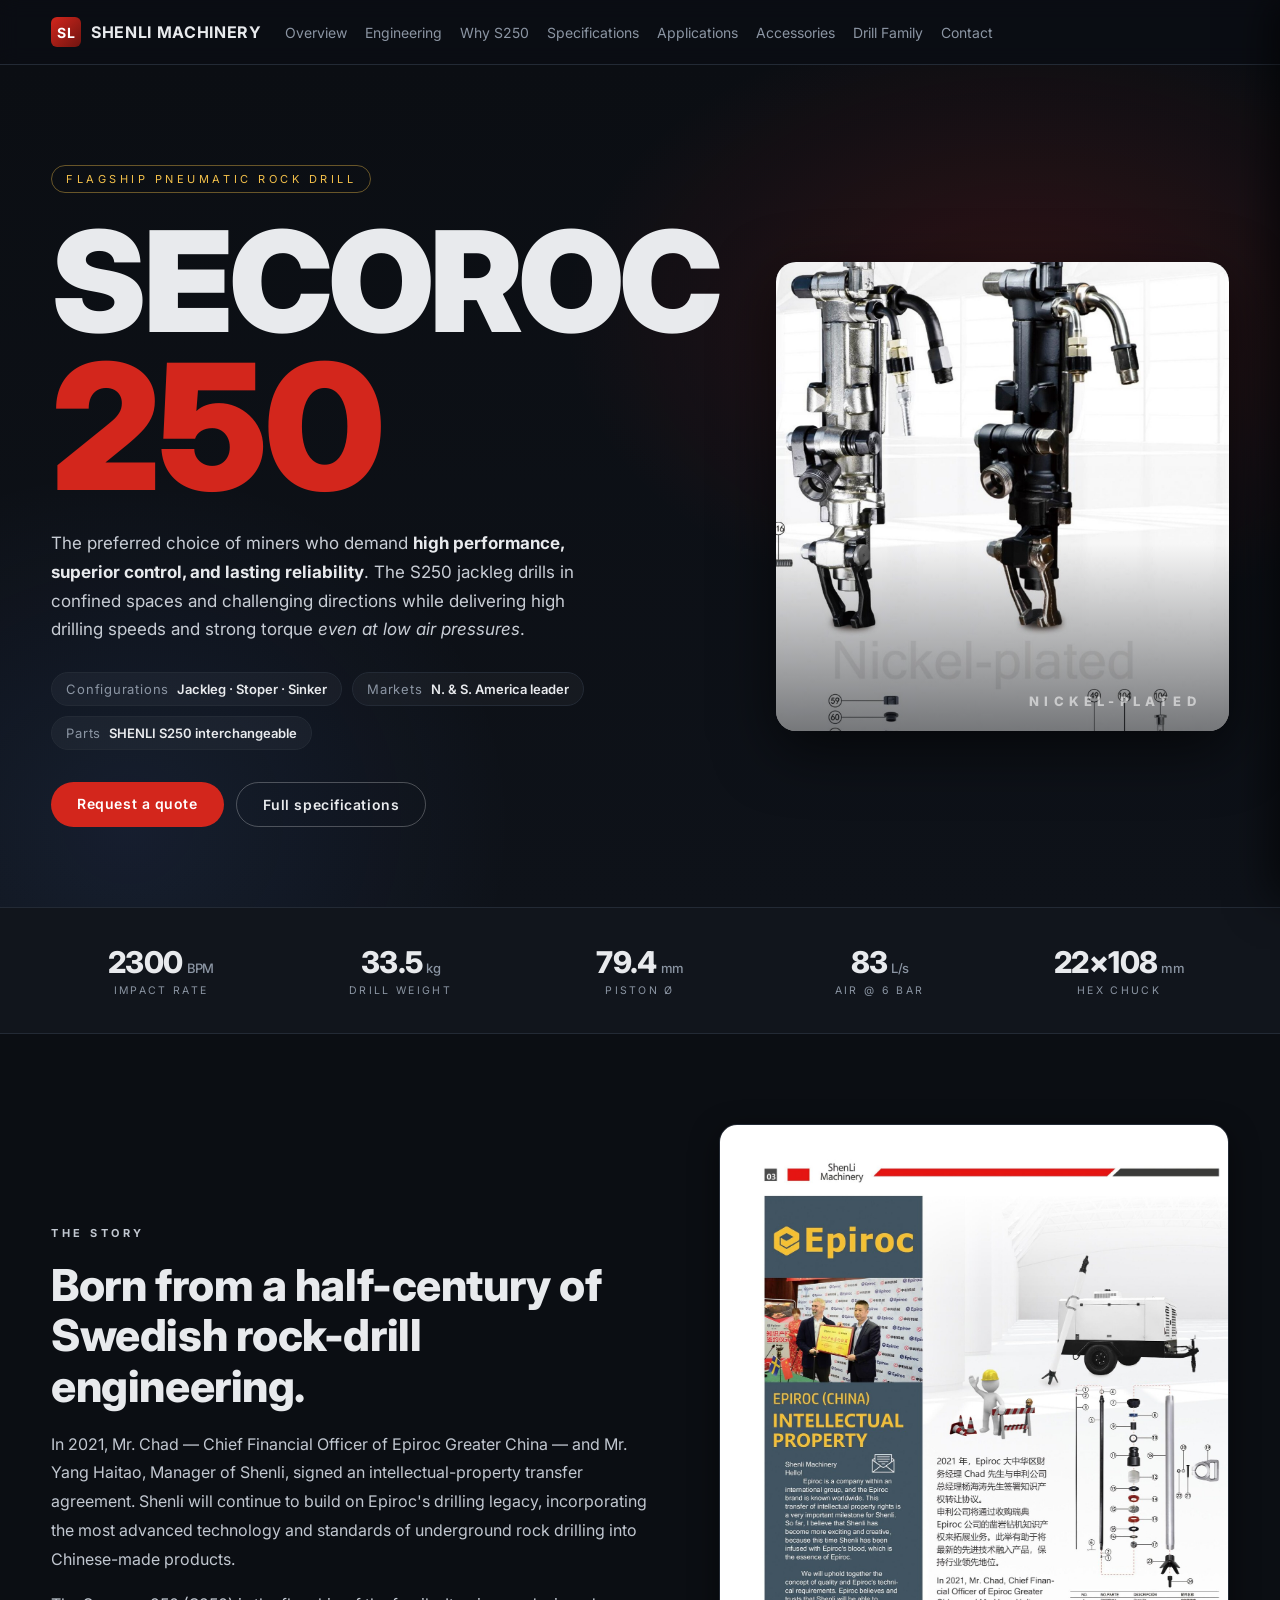
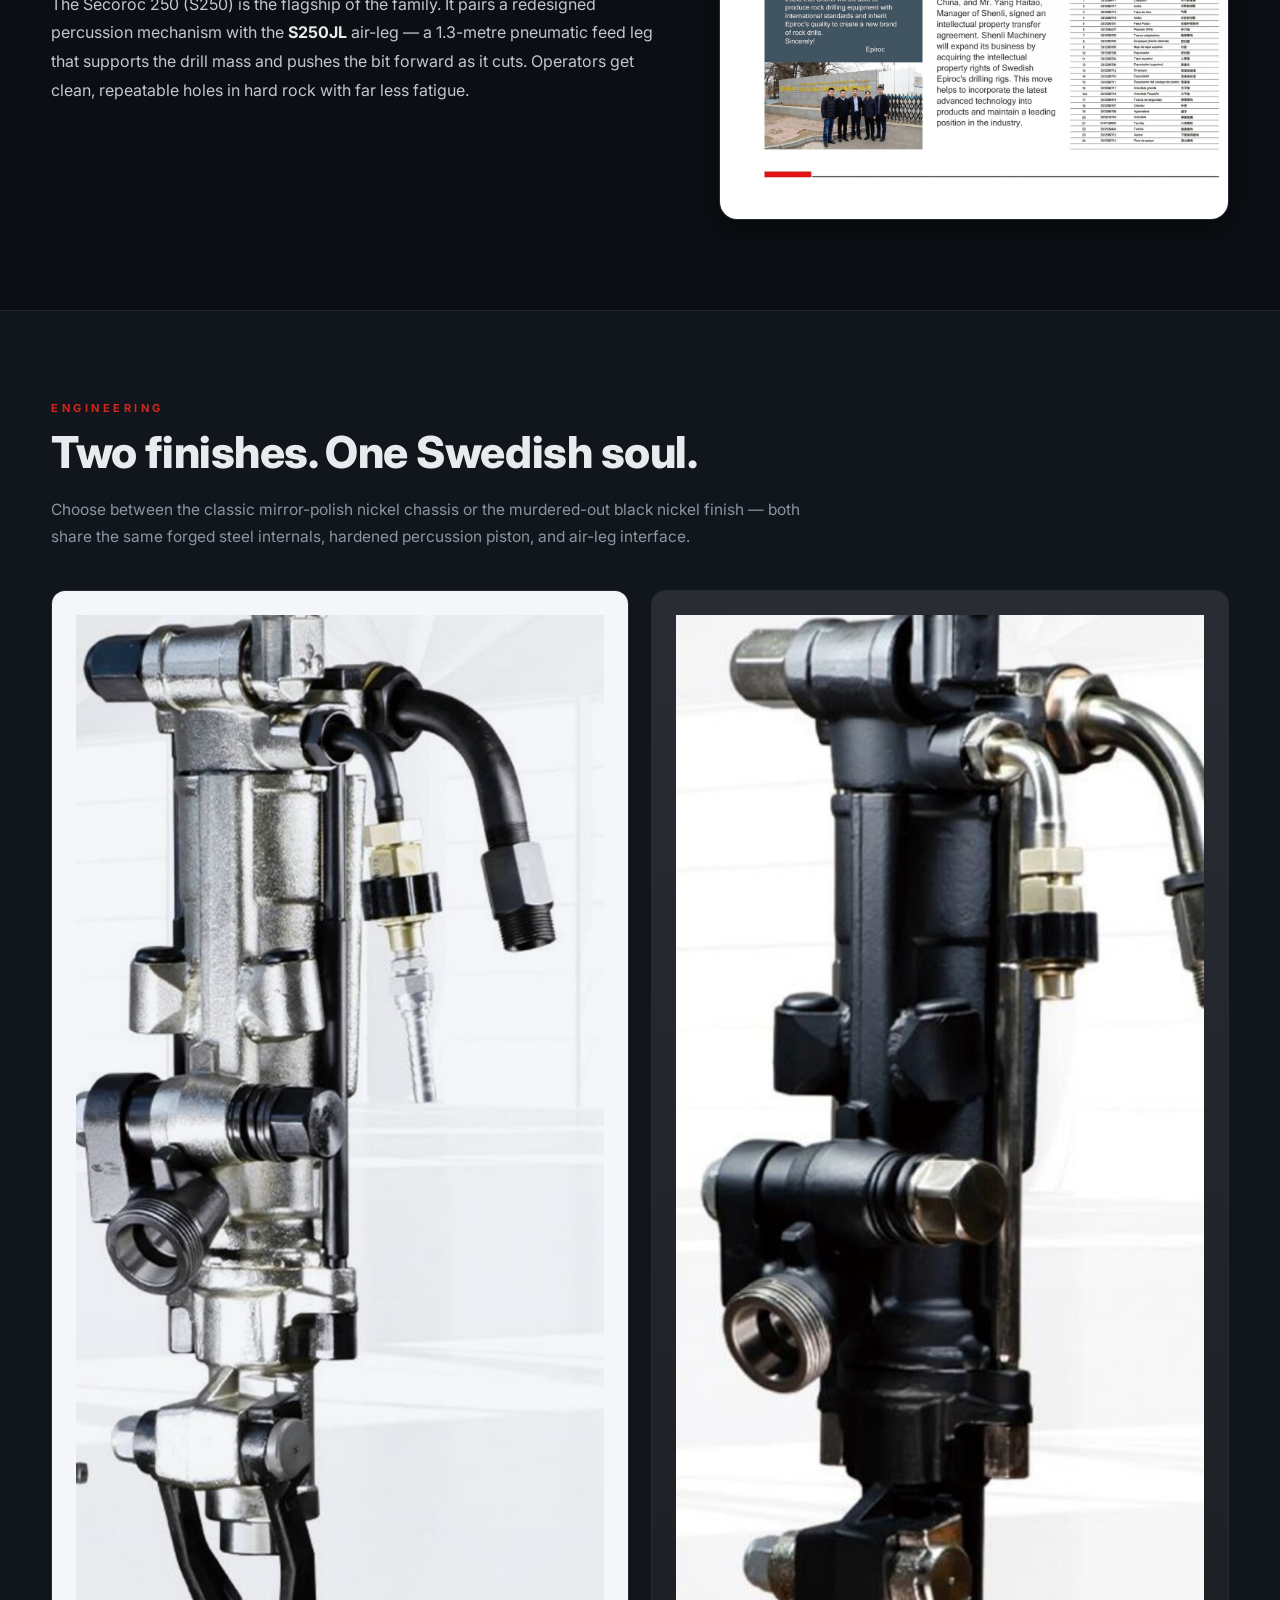
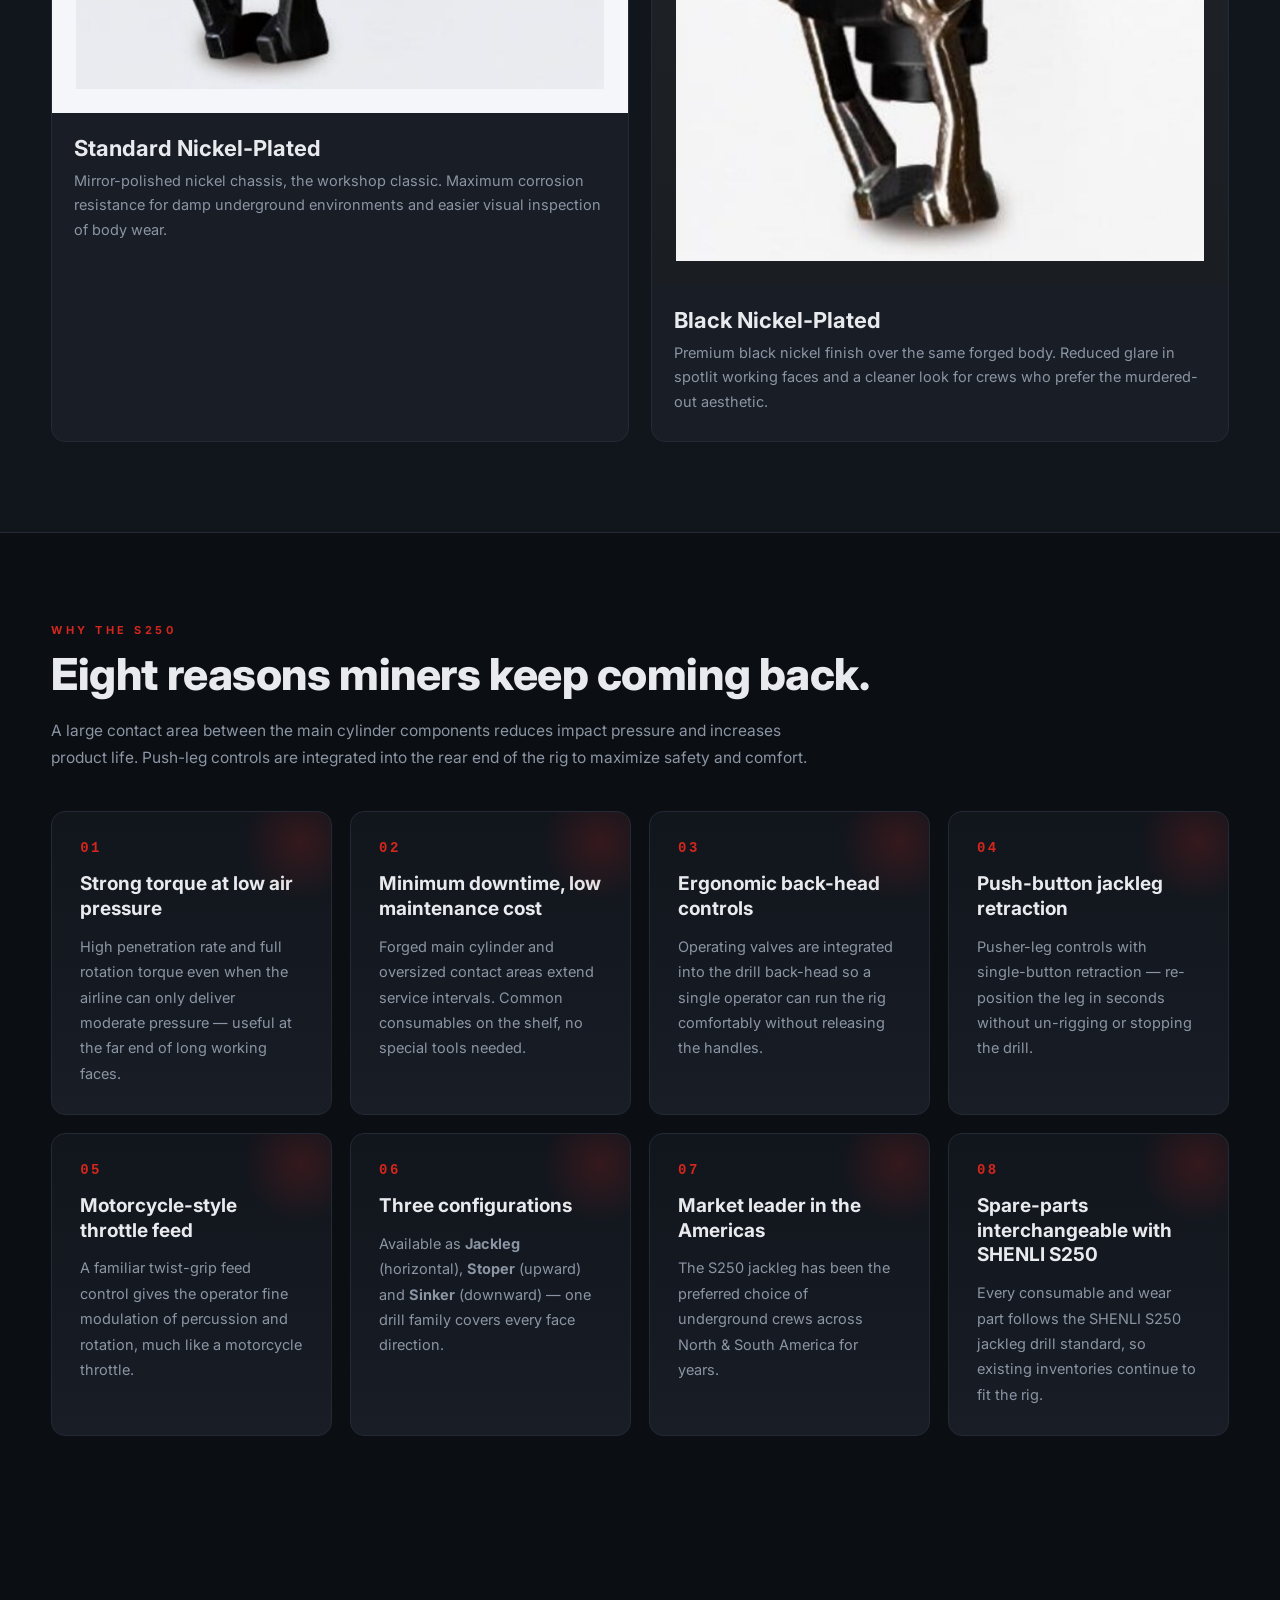
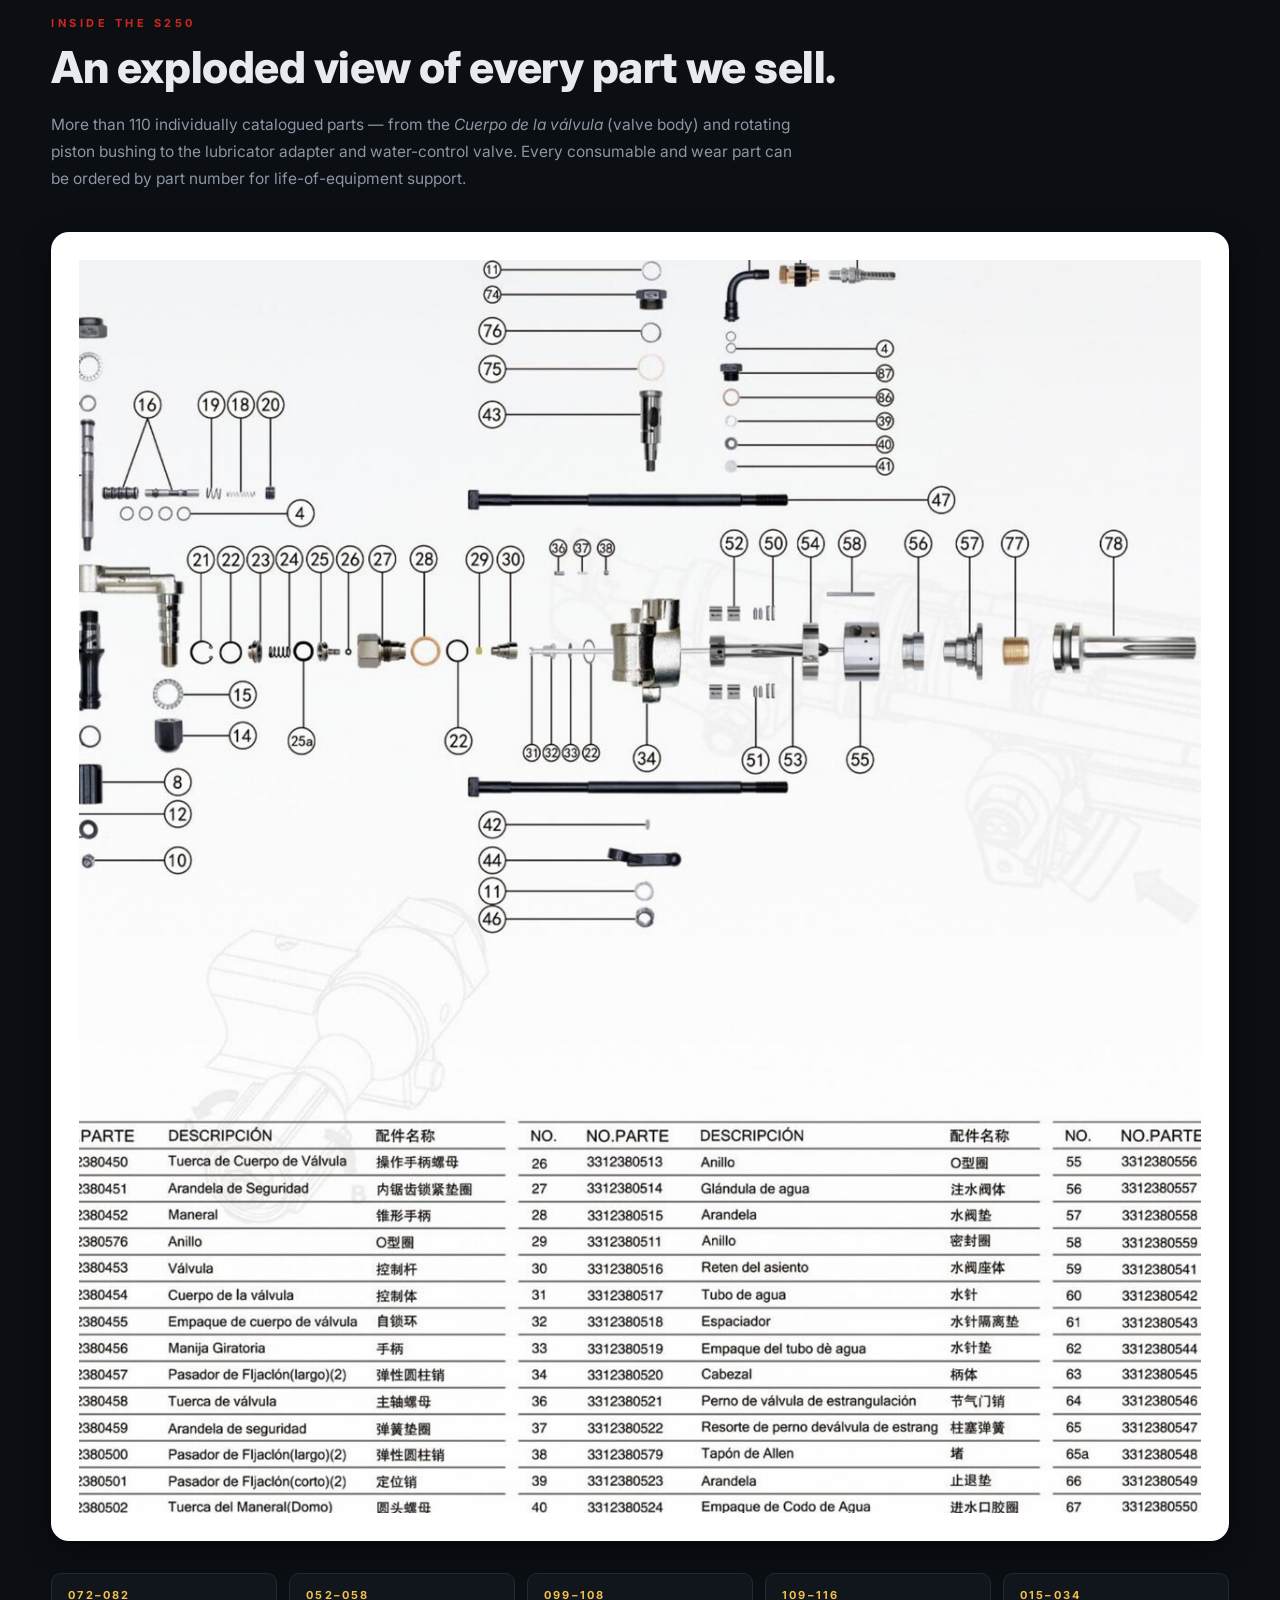
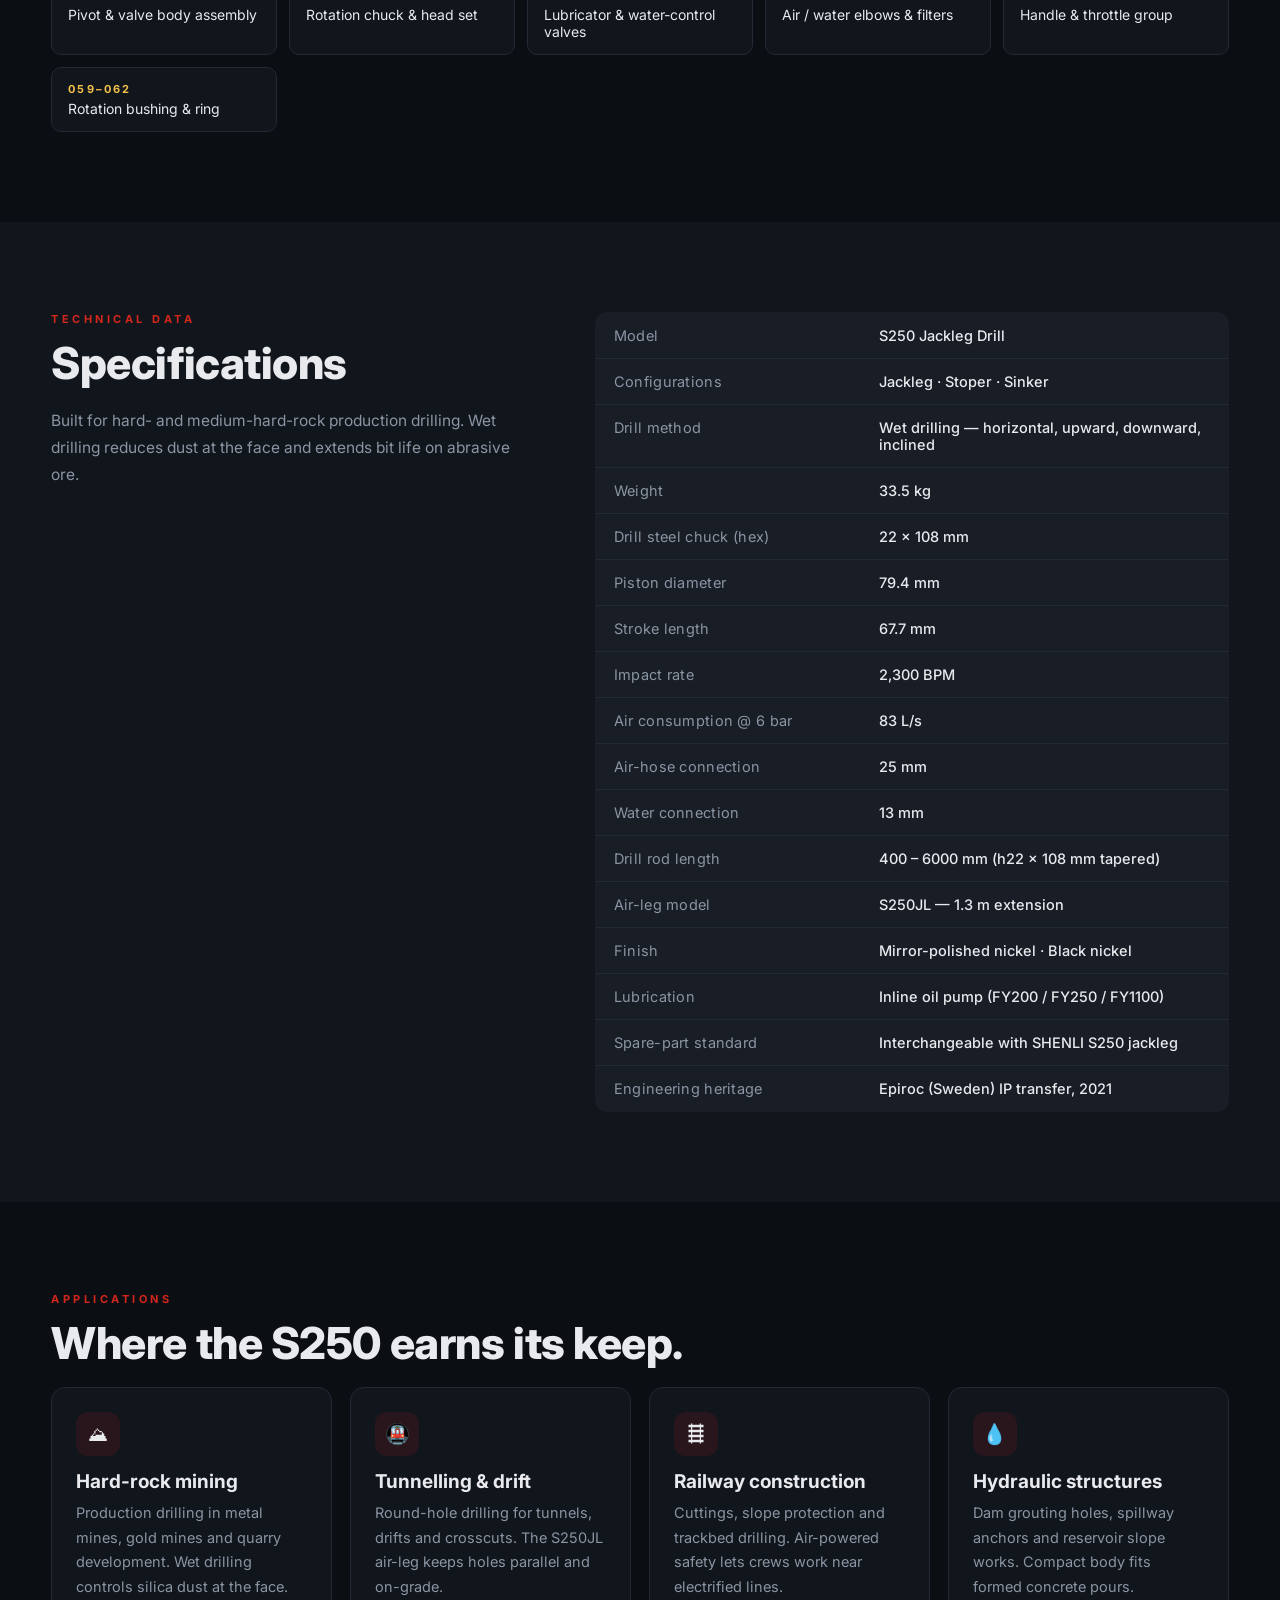
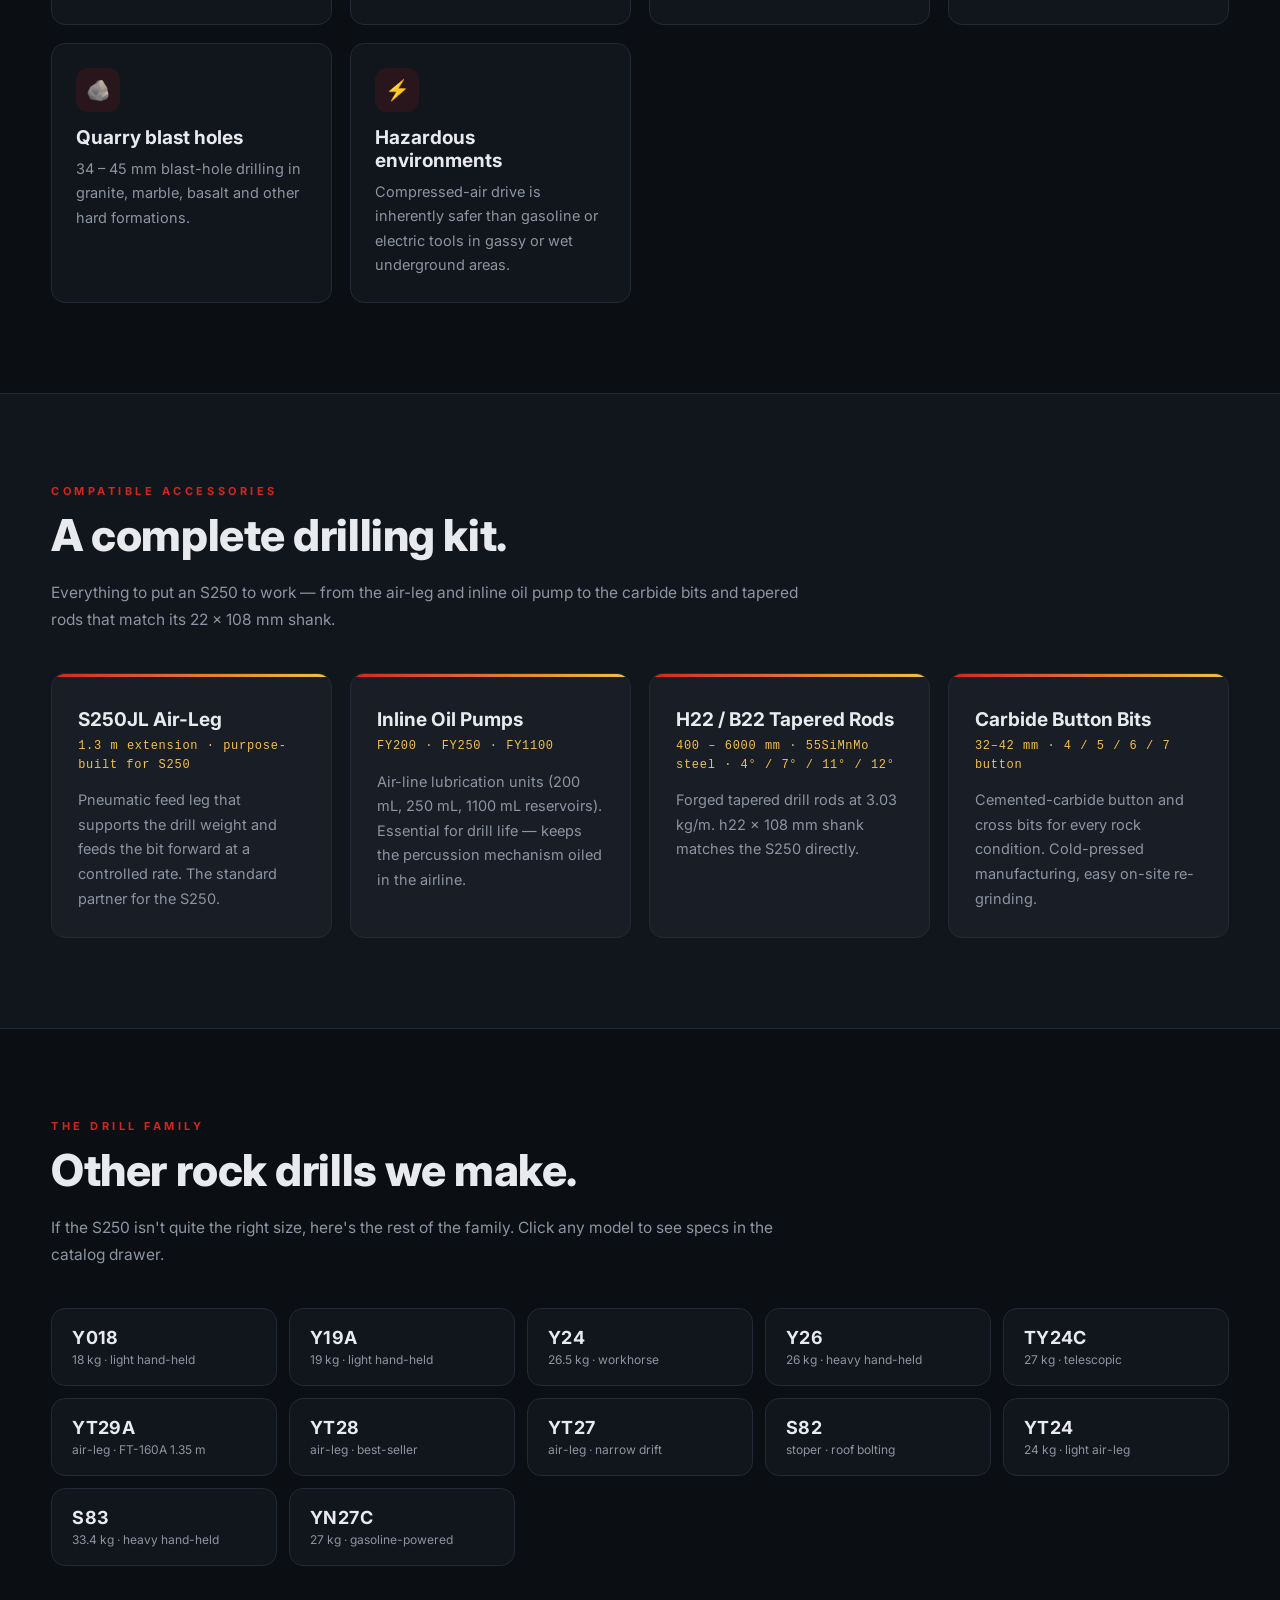
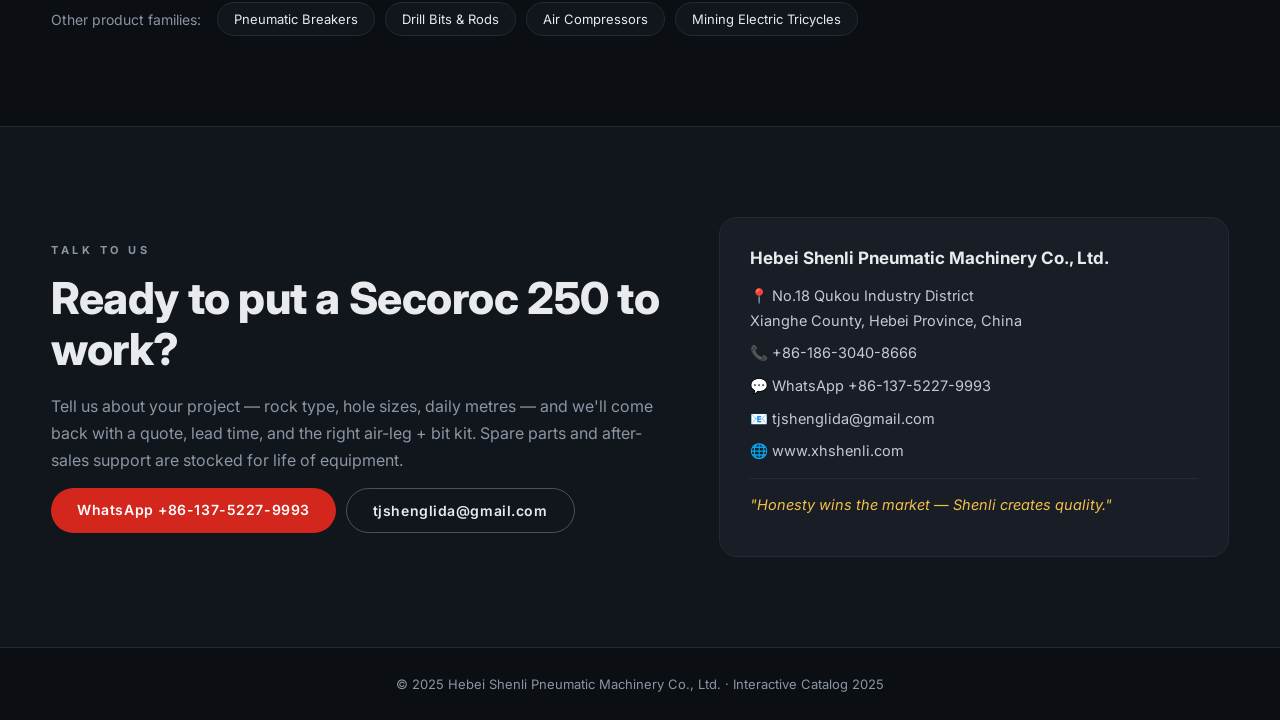
<file: index.html>
<!DOCTYPE html>
<html lang="en">
<head>
  <meta charset="utf-8" />
  <meta name="viewport" content="width=device-width,initial-scale=1" />
  <title>S250 Pneumatic Rock Drill — Hebei Shenli Mining Machinery</title>
  <meta name="description" content="Secoroc 250 (S250) — flagship pneumatic rock drill engineered with Epiroc Sweden technology. Air-leg drilling for mining, railway, tunnelling and hydraulic construction." />
  <link rel="preconnect" href="https://fonts.googleapis.com">
  <link rel="preconnect" href="https://fonts.gstatic.com" crossorigin>
  <link href="https://fonts.googleapis.com/css2?family=Inter:wght@400;500;600;700;800;900&display=swap" rel="stylesheet">
  <link rel="stylesheet" href="styles.css" />
</head>
<body>

  <!-- Top nav -->
  <header class="nav">
    <div class="container nav-inner">
      <div class="brand"><span class="logo">SL</span> SHENLI MACHINERY</div>
      <nav class="nav-links">
        <a href="#overview">Overview</a>
        <a href="#engineering">Engineering</a>
        <a href="#advantages">Why S250</a>
        <a href="#specs">Specifications</a>
        <a href="#applications">Applications</a>
        <a href="#accessories">Accessories</a>
        <a href="#family">Drill Family</a>
        <a href="#contact">Contact</a>
      </nav>
    </div>
  </header>

  <!-- Hero -->
  <section class="s-hero">
    <div class="s-hero-bg" aria-hidden="true"></div>
    <div class="container s-hero-grid">
      <div class="s-hero-text">
        <span class="hero-tag">Flagship Pneumatic Rock Drill</span>
        <h1>SECOROC<br/><span class="accent">250</span></h1>
        <p class="lede">The preferred choice of miners who demand <strong>high performance, superior control, and lasting reliability</strong>. The S250 jackleg drills in confined spaces and challenging directions while delivering high drilling speeds and strong torque <em>even at low air pressures</em>.</p>
        <div class="hero-meta">
          <div class="meta-pill"><span class="k">Configurations</span><span class="v">Jackleg · Stoper · Sinker</span></div>
          <div class="meta-pill"><span class="k">Markets</span><span class="v">N. &amp; S. America leader</span></div>
          <div class="meta-pill"><span class="k">Parts</span><span class="v">SHENLI S250 interchangeable</span></div>
        </div>
        <div class="hero-cta">
          <a class="btn btn-primary" href="#contact">Request a quote</a>
          <a class="btn btn-ghost" href="#specs">Full specifications</a>
        </div>
      </div>
      <div class="s-hero-photo">
        <img src="images/s250-hero.jpg" alt="S250 Secoroc 250 pneumatic rock drill — standard and nickel-plated finishes" />
        <div class="hero-watermark">NICKEL-PLATED</div>
      </div>
    </div>
  </section>

  <!-- Quick stats / overview band -->
  <section class="overview" id="overview">
    <div class="container overview-grid">
      <div class="overview-stat reveal"><div class="v">2300<span>BPM</span></div><div class="k">Impact Rate</div></div>
      <div class="overview-stat reveal"><div class="v">33.5<span>kg</span></div><div class="k">Drill Weight</div></div>
      <div class="overview-stat reveal"><div class="v">79.4<span>mm</span></div><div class="k">Piston Ø</div></div>
      <div class="overview-stat reveal"><div class="v">83<span>L/s</span></div><div class="k">Air @ 6 bar</div></div>
      <div class="overview-stat reveal"><div class="v">22×108<span>mm</span></div><div class="k">Hex Chuck</div></div>
    </div>
  </section>

  <!-- Story -->
  <section class="story">
    <div class="container story-grid">
      <div class="reveal">
        <p class="section-eyebrow">The story</p>
        <h2 class="section-title">Born from a half-century of Swedish rock-drill engineering.</h2>
        <p>In 2021, Mr. Chad — Chief Financial Officer of Epiroc Greater China — and Mr. Yang Haitao, Manager of Shenli, signed an intellectual-property transfer agreement. Shenli will continue to build on Epiroc's drilling legacy, incorporating the most advanced technology and standards of underground rock drilling into Chinese-made products.</p>
        <p>The Secoroc 250 (S250) is the flagship of the family. It pairs a redesigned percussion mechanism with the <strong>S250JL</strong> air-leg — a 1.3-metre pneumatic feed leg that supports the drill mass and pushes the bit forward as it cuts. Operators get clean, repeatable holes in hard rock with far less fatigue.</p>
      </div>
      <div class="story-photo reveal" aria-hidden="true">
        <img src="images/s250-epiroc.jpg" alt="Epiroc · Shenli IP transfer agreement (2021)" />
      </div>
    </div>
  </section>

  <!-- Engineering / Two finishes -->
  <section class="engineering" id="engineering">
    <div class="container">
      <p class="section-eyebrow">Engineering</p>
      <h2 class="section-title">Two finishes. One Swedish soul.</h2>
      <p class="section-lede">Choose between the classic mirror-polish nickel chassis or the murdered-out black nickel finish — both share the same forged steel internals, hardened percussion piston, and air-leg interface.</p>
      <div class="finishes">
        <article class="finish-card reveal">
          <div class="finish-photo"><img src="images/s250-standard.jpg" alt="S250 standard nickel-plated finish" /></div>
          <h3>Standard Nickel-Plated</h3>
          <p>Mirror-polished nickel chassis, the workshop classic. Maximum corrosion resistance for damp underground environments and easier visual inspection of body wear.</p>
        </article>
        <article class="finish-card reveal">
          <div class="finish-photo dark"><img src="images/s250-nickel.jpg" alt="S250 black nickel-plated finish" /></div>
          <h3>Black Nickel-Plated</h3>
          <p>Premium black nickel finish over the same forged body. Reduced glare in spotlit working faces and a cleaner look for crews who prefer the murdered-out aesthetic.</p>
        </article>
      </div>
    </div>
  </section>

  <!-- Why S250 / Advantages -->
  <section class="advantages" id="advantages">
    <div class="container">
      <p class="section-eyebrow">Why the S250</p>
      <h2 class="section-title">Eight reasons miners keep coming back.</h2>
      <p class="section-lede">A large contact area between the main cylinder components reduces impact pressure and increases product life. Push-leg controls are integrated into the rear end of the rig to maximize safety and comfort.</p>
      <div class="adv-grid">
        <article class="adv-card reveal">
          <div class="adv-num">01</div>
          <h3>Strong torque at low air pressure</h3>
          <p>High penetration rate and full rotation torque even when the airline can only deliver moderate pressure — useful at the far end of long working faces.</p>
        </article>
        <article class="adv-card reveal">
          <div class="adv-num">02</div>
          <h3>Minimum downtime, low maintenance cost</h3>
          <p>Forged main cylinder and oversized contact areas extend service intervals. Common consumables on the shelf, no special tools needed.</p>
        </article>
        <article class="adv-card reveal">
          <div class="adv-num">03</div>
          <h3>Ergonomic back-head controls</h3>
          <p>Operating valves are integrated into the drill back-head so a single operator can run the rig comfortably without releasing the handles.</p>
        </article>
        <article class="adv-card reveal">
          <div class="adv-num">04</div>
          <h3>Push-button jackleg retraction</h3>
          <p>Pusher-leg controls with single-button retraction — re-position the leg in seconds without un-rigging or stopping the drill.</p>
        </article>
        <article class="adv-card reveal">
          <div class="adv-num">05</div>
          <h3>Motorcycle-style throttle feed</h3>
          <p>A familiar twist-grip feed control gives the operator fine modulation of percussion and rotation, much like a motorcycle throttle.</p>
        </article>
        <article class="adv-card reveal">
          <div class="adv-num">06</div>
          <h3>Three configurations</h3>
          <p>Available as <strong>Jackleg</strong> (horizontal), <strong>Stoper</strong> (upward) and <strong>Sinker</strong> (downward) — one drill family covers every face direction.</p>
        </article>
        <article class="adv-card reveal">
          <div class="adv-num">07</div>
          <h3>Market leader in the Americas</h3>
          <p>The S250 jackleg has been the preferred choice of underground crews across North &amp; South America for years.</p>
        </article>
        <article class="adv-card reveal">
          <div class="adv-num">08</div>
          <h3>Spare-parts interchangeable with SHENLI S250</h3>
          <p>Every consumable and wear part follows the SHENLI S250 jackleg drill standard, so existing inventories continue to fit the rig.</p>
        </article>
      </div>
    </div>
  </section>

  <!-- Parts diagram -->
  <section class="diagram">
    <div class="container">
      <p class="section-eyebrow">Inside the S250</p>
      <h2 class="section-title">An exploded view of every part we sell.</h2>
      <p class="section-lede">More than 110 individually catalogued parts — from the <em>Cuerpo de la válvula</em> (valve body) and rotating piston bushing to the lubricator adapter and water-control valve. Every consumable and wear part can be ordered by part number for life-of-equipment support.</p>
      <div class="diagram-frame reveal">
        <img src="images/s250-parts.jpg" alt="S250 parts exploded diagram with numbered callouts" />
      </div>
      <div class="diagram-grid">
        <div class="dg-cell"><span class="dg-num">072–082</span><span class="dg-name">Pivot &amp; valve body assembly</span></div>
        <div class="dg-cell"><span class="dg-num">052–058</span><span class="dg-name">Rotation chuck &amp; head set</span></div>
        <div class="dg-cell"><span class="dg-num">099–108</span><span class="dg-name">Lubricator &amp; water-control valves</span></div>
        <div class="dg-cell"><span class="dg-num">109–116</span><span class="dg-name">Air / water elbows &amp; filters</span></div>
        <div class="dg-cell"><span class="dg-num">015–034</span><span class="dg-name">Handle &amp; throttle group</span></div>
        <div class="dg-cell"><span class="dg-num">059–062</span><span class="dg-name">Rotation bushing &amp; ring</span></div>
      </div>
    </div>
  </section>

  <!-- Specifications -->
  <section class="specs" id="specs">
    <div class="container specs-grid">
      <div class="reveal">
        <p class="section-eyebrow">Technical Data</p>
        <h2 class="section-title">Specifications</h2>
        <p class="section-lede">Built for hard- and medium-hard-rock production drilling. Wet drilling reduces dust at the face and extends bit life on abrasive ore.</p>
      </div>
      <div class="reveal">
        <table class="spec-table">
          <tbody>
            <tr><td>Model</td><td>S250 Jackleg Drill</td></tr>
            <tr><td>Configurations</td><td>Jackleg · Stoper · Sinker</td></tr>
            <tr><td>Drill method</td><td>Wet drilling — horizontal, upward, downward, inclined</td></tr>
            <tr><td>Weight</td><td>33.5 kg</td></tr>
            <tr><td>Drill steel chuck (hex)</td><td>22 × 108 mm</td></tr>
            <tr><td>Piston diameter</td><td>79.4 mm</td></tr>
            <tr><td>Stroke length</td><td>67.7 mm</td></tr>
            <tr><td>Impact rate</td><td>2,300 BPM</td></tr>
            <tr><td>Air consumption @ 6 bar</td><td>83 L/s</td></tr>
            <tr><td>Air-hose connection</td><td>25 mm</td></tr>
            <tr><td>Water connection</td><td>13 mm</td></tr>
            <tr><td>Drill rod length</td><td>400 – 6000 mm (h22 × 108 mm tapered)</td></tr>
            <tr><td>Air-leg model</td><td>S250JL — 1.3 m extension</td></tr>
            <tr><td>Finish</td><td>Mirror-polished nickel · Black nickel</td></tr>
            <tr><td>Lubrication</td><td>Inline oil pump (FY200 / FY250 / FY1100)</td></tr>
            <tr><td>Spare-part standard</td><td>Interchangeable with SHENLI S250 jackleg</td></tr>
            <tr><td>Engineering heritage</td><td>Epiroc (Sweden) IP transfer, 2021</td></tr>
          </tbody>
        </table>
      </div>
    </div>
  </section>

  <!-- Applications -->
  <section class="applications" id="applications">
    <div class="container">
      <p class="section-eyebrow">Applications</p>
      <h2 class="section-title">Where the S250 earns its keep.</h2>
      <div class="app-grid">
        <article class="app-card reveal">
          <div class="app-icon">⛰</div>
          <h3>Hard-rock mining</h3>
          <p>Production drilling in metal mines, gold mines and quarry development. Wet drilling controls silica dust at the face.</p>
        </article>
        <article class="app-card reveal">
          <div class="app-icon">🚇</div>
          <h3>Tunnelling &amp; drift</h3>
          <p>Round-hole drilling for tunnels, drifts and crosscuts. The S250JL air-leg keeps holes parallel and on-grade.</p>
        </article>
        <article class="app-card reveal">
          <div class="app-icon">🛤</div>
          <h3>Railway construction</h3>
          <p>Cuttings, slope protection and trackbed drilling. Air-powered safety lets crews work near electrified lines.</p>
        </article>
        <article class="app-card reveal">
          <div class="app-icon">💧</div>
          <h3>Hydraulic structures</h3>
          <p>Dam grouting holes, spillway anchors and reservoir slope works. Compact body fits formed concrete pours.</p>
        </article>
        <article class="app-card reveal">
          <div class="app-icon">🪨</div>
          <h3>Quarry blast holes</h3>
          <p>34 – 45 mm blast-hole drilling in granite, marble, basalt and other hard formations.</p>
        </article>
        <article class="app-card reveal">
          <div class="app-icon">⚡</div>
          <h3>Hazardous environments</h3>
          <p>Compressed-air drive is inherently safer than gasoline or electric tools in gassy or wet underground areas.</p>
        </article>
      </div>
    </div>
  </section>

  <!-- Accessories -->
  <section class="accessories" id="accessories">
    <div class="container">
      <p class="section-eyebrow">Compatible accessories</p>
      <h2 class="section-title">A complete drilling kit.</h2>
      <p class="section-lede">Everything to put an S250 to work — from the air-leg and inline oil pump to the carbide bits and tapered rods that match its 22 × 108 mm shank.</p>
      <div class="acc-grid">
        <article class="acc-card reveal">
          <h3>S250JL Air-Leg</h3>
          <div class="acc-spec">1.3 m extension · purpose-built for S250</div>
          <p>Pneumatic feed leg that supports the drill weight and feeds the bit forward at a controlled rate. The standard partner for the S250.</p>
        </article>
        <article class="acc-card reveal">
          <h3>Inline Oil Pumps</h3>
          <div class="acc-spec">FY200 · FY250 · FY1100</div>
          <p>Air-line lubrication units (200 mL, 250 mL, 1100 mL reservoirs). Essential for drill life — keeps the percussion mechanism oiled in the airline.</p>
        </article>
        <article class="acc-card reveal">
          <h3>H22 / B22 Tapered Rods</h3>
          <div class="acc-spec">400 – 6000 mm · 55SiMnMo steel · 4° / 7° / 11° / 12°</div>
          <p>Forged tapered drill rods at 3.03 kg/m. h22 × 108 mm shank matches the S250 directly.</p>
        </article>
        <article class="acc-card reveal">
          <h3>Carbide Button Bits</h3>
          <div class="acc-spec">32–42 mm · 4 / 5 / 6 / 7 button</div>
          <p>Cemented-carbide button and cross bits for every rock condition. Cold-pressed manufacturing, easy on-site re-grinding.</p>
        </article>
      </div>
    </div>
  </section>

  <!-- Drill family -->
  <section class="family" id="family">
    <div class="container">
      <p class="section-eyebrow">The drill family</p>
      <h2 class="section-title">Other rock drills we make.</h2>
      <p class="section-lede">If the S250 isn't quite the right size, here's the rest of the family. Click any model to see specs in the catalog drawer.</p>
      <div class="family-grid">
        <button class="fm-card" data-product="y018"><span class="fm-name">Y018</span><span class="fm-tag">18 kg · light hand-held</span></button>
        <button class="fm-card" data-product="y19a"><span class="fm-name">Y19A</span><span class="fm-tag">19 kg · light hand-held</span></button>
        <button class="fm-card" data-product="y24"><span class="fm-name">Y24</span><span class="fm-tag">26.5 kg · workhorse</span></button>
        <button class="fm-card" data-product="y26"><span class="fm-name">Y26</span><span class="fm-tag">26 kg · heavy hand-held</span></button>
        <button class="fm-card" data-product="ty24c"><span class="fm-name">TY24C</span><span class="fm-tag">27 kg · telescopic</span></button>
        <button class="fm-card" data-product="yt29a"><span class="fm-name">YT29A</span><span class="fm-tag">air-leg · FT-160A 1.35 m</span></button>
        <button class="fm-card" data-product="yt28"><span class="fm-name">YT28</span><span class="fm-tag">air-leg · best-seller</span></button>
        <button class="fm-card" data-product="yt27"><span class="fm-name">YT27</span><span class="fm-tag">air-leg · narrow drift</span></button>
        <button class="fm-card" data-product="s82"><span class="fm-name">S82</span><span class="fm-tag">stoper · roof bolting</span></button>
        <button class="fm-card" data-product="yt24"><span class="fm-name">YT24</span><span class="fm-tag">24 kg · light air-leg</span></button>
        <button class="fm-card" data-product="s83"><span class="fm-name">S83</span><span class="fm-tag">33.4 kg · heavy hand-held</span></button>
        <button class="fm-card" data-product="yn27c"><span class="fm-name">YN27C</span><span class="fm-tag">27 kg · gasoline-powered</span></button>
      </div>
      <div class="family-cats">
        <p>Other product families:</p>
        <a href="#" class="cat-pill" data-cat="airpick">Pneumatic Breakers</a>
        <a href="#" class="cat-pill" data-cat="drillbit">Drill Bits &amp; Rods</a>
        <a href="#" class="cat-pill" data-cat="compressor">Air Compressors</a>
        <a href="#" class="cat-pill" data-cat="tricycle">Mining Electric Tricycles</a>
      </div>
    </div>
  </section>

  <!-- Drawer (category level) -->
  <div class="drawer-backdrop" id="drawer-backdrop"></div>
  <aside class="drawer" id="drawer" aria-hidden="true">
    <header class="drawer-header">
      <div>
        <div class="eyebrow" id="drawer-eyebrow"></div>
        <h2 id="drawer-title"></h2>
      </div>
      <button class="close" id="drawer-close" aria-label="Close">×</button>
    </header>
    <div class="drawer-hero" id="drawer-hero"></div>
    <p class="drawer-summary" id="drawer-summary"></p>
    <div class="drawer-body">
      <div class="product-list" id="product-list"></div>
    </div>
  </aside>

  <!-- Modal (product level) -->
  <div class="modal-backdrop" id="modal-backdrop"></div>
  <div class="modal" id="modal" aria-hidden="true">
    <article class="modal-card">
      <button class="modal-close" id="modal-close" aria-label="Close">×</button>
      <div class="modal-photo" id="modal-photo"></div>
      <div class="modal-body">
        <div class="eyebrow" id="modal-eyebrow"></div>
        <h2 id="modal-title"></h2>
        <p class="sub" id="modal-sub"></p>
        <p id="modal-desc"></p>
        <div id="modal-highlights-wrap"></div>
        <h3>Specifications</h3>
        <table class="spec-table"><tbody id="modal-specs"></tbody></table>
      </div>
    </article>
  </div>

  <!-- Contact -->
  <section class="contact" id="contact">
    <div class="container contact-grid">
      <div class="reveal">
        <p class="section-eyebrow">Talk to us</p>
        <h2 class="section-title">Ready to put a Secoroc 250 to work?</h2>
        <p>Tell us about your project — rock type, hole sizes, daily metres — and we'll come back with a quote, lead time, and the right air-leg + bit kit. Spare parts and after-sales support are stocked for life of equipment.</p>
        <div class="contact-pills">
          <a class="btn btn-primary" href="https://wa.me/8613752279993">WhatsApp +86-137-5227-9993</a>
          <a class="btn btn-ghost" href="mailto:tjshenglida@gmail.com">tjshenglida@gmail.com</a>
        </div>
      </div>
      <div class="contact-card reveal">
        <h4>Hebei Shenli Pneumatic Machinery Co., Ltd.</h4>
        <p>📍 No.18 Qukou Industry District<br/>Xianghe County, Hebei Province, China</p>
        <p>📞 +86-186-3040-8666</p>
        <p>💬 WhatsApp +86-137-5227-9993</p>
        <p>📧 tjshenglida@gmail.com</p>
        <p>🌐 www.xhshenli.com</p>
        <p class="slogan">"Honesty wins the market — Shenli creates quality."</p>
      </div>
    </div>
  </section>

  <!-- Footer -->
  <footer class="footer">
    <div class="container">
      <p>© 2025 Hebei Shenli Pneumatic Machinery Co., Ltd. · Interactive Catalog 2025</p>
    </div>
  </footer>

  <script src="data.js"></script>
  <script src="app.js"></script>
</body>
</html>
</file>
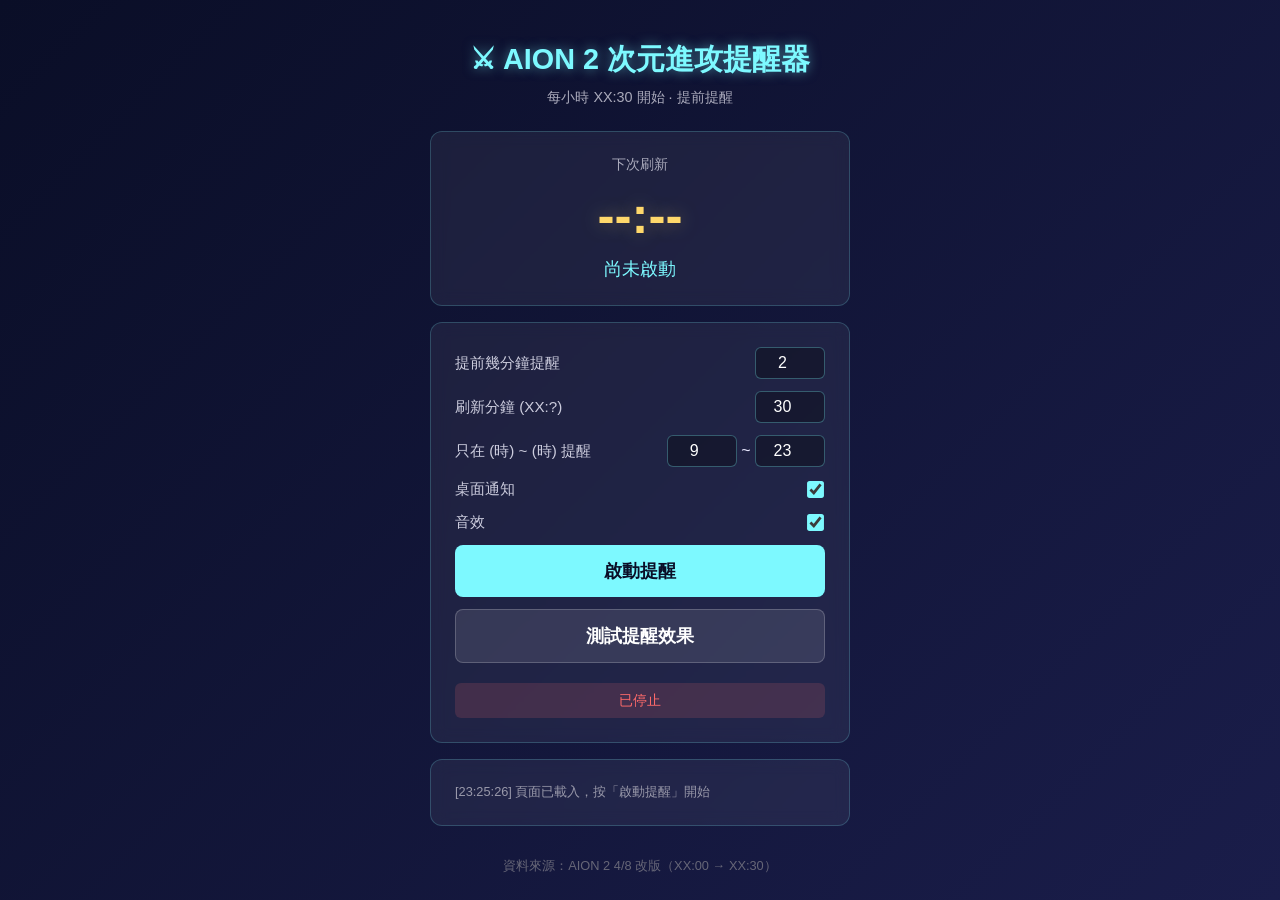
<file: aion2_reminder.html>
<!DOCTYPE html>
<html lang="zh-Hant">
<head>
<meta charset="UTF-8">
<meta name="viewport" content="width=device-width, initial-scale=1.0">
<title>AION 2 次元進攻提醒器</title>
<style>
  * { box-sizing: border-box; }
  body {
    margin: 0;
    font-family: -apple-system, "Segoe UI", "Microsoft JhengHei", sans-serif;
    background: linear-gradient(135deg, #0a0e27 0%, #1a1d4a 100%);
    color: #e8e8ff;
    min-height: 100vh;
    display: flex;
    flex-direction: column;
    align-items: center;
    padding: 20px;
  }
  h1 {
    font-size: 1.8em;
    margin: 20px 0 8px;
    color: #7df9ff;
    text-shadow: 0 0 12px rgba(125,249,255,0.5);
  }
  .subtitle { color: #aab; margin-bottom: 24px; font-size: 0.9em; }

  .card {
    background: rgba(255,255,255,0.06);
    border: 1px solid rgba(125,249,255,0.2);
    border-radius: 12px;
    padding: 24px;
    width: 100%;
    max-width: 420px;
    margin-bottom: 16px;
    backdrop-filter: blur(8px);
  }

  .next-time {
    text-align: center;
    font-size: 0.85em;
    color: #aab;
  }
  .countdown {
    text-align: center;
    font-size: 3.2em;
    font-weight: bold;
    color: #ffd86b;
    margin: 12px 0;
    font-variant-numeric: tabular-nums;
    text-shadow: 0 0 20px rgba(255,216,107,0.4);
  }
  .spawn-info {
    text-align: center;
    font-size: 1.1em;
    color: #7df9ff;
  }

  .controls { display: flex; flex-direction: column; gap: 12px; }
  .row { display: flex; align-items: center; justify-content: space-between; gap: 10px; }
  .row label { color: #ccd; font-size: 0.95em; }
  input[type="number"] {
    width: 70px;
    padding: 6px 10px;
    background: rgba(0,0,0,0.3);
    border: 1px solid rgba(125,249,255,0.3);
    color: #fff;
    border-radius: 6px;
    font-size: 1em;
    text-align: center;
  }
  input[type="checkbox"] { transform: scale(1.3); accent-color: #7df9ff; }

  button {
    width: 100%;
    padding: 14px;
    font-size: 1.1em;
    font-weight: bold;
    border: none;
    border-radius: 8px;
    cursor: pointer;
    transition: all 0.2s;
  }
  .btn-start { background: #7df9ff; color: #0a0e27; }
  .btn-start:hover { background: #b0fbff; transform: translateY(-1px); }
  .btn-stop { background: #ff6b6b; color: #fff; }
  .btn-test { background: rgba(255,255,255,0.1); color: #fff; border: 1px solid rgba(255,255,255,0.2); }
  .btn-test:hover { background: rgba(255,255,255,0.2); }

  .status {
    text-align: center;
    padding: 8px;
    border-radius: 6px;
    font-size: 0.9em;
    margin-top: 8px;
  }
  .status.on { background: rgba(125,249,255,0.15); color: #7df9ff; }
  .status.off { background: rgba(255,107,107,0.15); color: #ff6b6b; }

  .alert-overlay {
    position: fixed;
    inset: 0;
    background: rgba(255,0,0,0.85);
    display: none;
    flex-direction: column;
    justify-content: center;
    align-items: center;
    z-index: 999;
    animation: pulse 0.6s infinite alternate;
  }
  .alert-overlay.show { display: flex; }
  .alert-overlay h2 {
    font-size: 3em;
    color: #fff;
    text-shadow: 0 0 20px #000;
    margin: 0;
  }
  .alert-overlay p {
    font-size: 1.5em;
    color: #ffd86b;
    margin: 16px 0;
  }
  .alert-overlay button {
    width: auto;
    padding: 12px 32px;
    margin-top: 24px;
    background: #fff;
    color: #c00;
  }
  @keyframes pulse {
    from { background: rgba(255,0,0,0.85); }
    to { background: rgba(180,0,0,0.95); }
  }

  .footer { color: #667; font-size: 0.8em; margin-top: 16px; text-align: center; }
  .log {
    font-size: 0.8em;
    color: #99a;
    max-height: 100px;
    overflow-y: auto;
    text-align: left;
  }
</style>
</head>
<body>
  <h1>⚔ AION 2 次元進攻提醒器</h1>
  <div class="subtitle">每小時 XX:30 開始 · 提前提醒</div>

  <div class="card">
    <div class="next-time">下次刷新</div>
    <div class="countdown" id="countdown">--:--</div>
    <div class="spawn-info" id="spawnInfo">尚未啟動</div>
  </div>

  <div class="card controls">
    <div class="row">
      <label>提前幾分鐘提醒</label>
      <input type="number" id="leadMin" value="2" min="0" max="29">
    </div>
    <div class="row">
      <label>刷新分鐘 (XX:?)</label>
      <input type="number" id="spawnMin" value="30" min="0" max="59">
    </div>
    <div class="row">
      <label>只在 (時) ~ (時) 提醒</label>
      <div>
        <input type="number" id="startHour" value="9" min="0" max="23">
        ~
        <input type="number" id="endHour" value="23" min="0" max="23">
      </div>
    </div>
    <div class="row">
      <label>桌面通知</label>
      <input type="checkbox" id="useNotify" checked>
    </div>
    <div class="row">
      <label>音效</label>
      <input type="checkbox" id="useSound" checked>
    </div>

    <button id="toggleBtn" class="btn-start">啟動提醒</button>
    <button id="testBtn" class="btn-test">測試提醒效果</button>
    <div class="status off" id="status">已停止</div>
  </div>

  <div class="card">
    <div class="log" id="log"></div>
  </div>

  <div class="footer">資料來源：AION 2 4/8 改版（XX:00 → XX:30）</div>

  <div class="alert-overlay" id="alertOverlay">
    <h2>⚔ 次元進攻 ⚔</h2>
    <p id="alertText">即將開始！</p>
    <button onclick="dismissAlert()">收到</button>
  </div>

<script>
let timerId = null;
let countdownId = null;
let nextAlertMs = 0;
let nextSpawnMs = 0;
let audioCtx = null;

const $ = id => document.getElementById(id);

function log(msg) {
  const el = $("log");
  const time = new Date().toLocaleTimeString("zh-TW", { hour12: false });
  el.innerHTML = `[${time}] ${msg}<br>` + el.innerHTML;
}

function nextAlertTime(now, spawnMin, leadMin, startHour, endHour) {
  const alertMin = (spawnMin - leadMin + 60) % 60;
  for (let i = 0; i < 48; i++) {
    const cand = new Date(now);
    cand.setSeconds(0, 0);
    cand.setMinutes(alertMin);
    cand.setHours(cand.getHours() + Math.floor(i));
    if (alertMin >= now.getMinutes() && i === 0) {
      // same hour, future minute
    } else if (i === 0) {
      continue;
    }
    if (cand <= now) continue;

    const spawn = new Date(cand.getTime() + leadMin * 60000);
    const h = spawn.getHours();
    const ok = startHour <= endHour
      ? (h >= startHour && h <= endHour)
      : (h >= startHour || h <= endHour);
    if (ok) return { alertAt: cand, spawnAt: spawn };
  }
  return null;
}

function fmtTime(d) {
  return d.getHours().toString().padStart(2, "0") + ":" +
         d.getMinutes().toString().padStart(2, "0");
}

function fmtCountdown(ms) {
  if (ms < 0) ms = 0;
  const total = Math.floor(ms / 1000);
  const m = Math.floor(total / 60);
  const s = total % 60;
  return m.toString().padStart(2, "0") + ":" + s.toString().padStart(2, "0");
}

function tick() {
  const remain = nextAlertMs - Date.now();
  $("countdown").textContent = fmtCountdown(remain + ($("leadMin").valueAsNumber || 0) * 60000);

  if (remain <= 0) {
    fireAlert();
    setTimeout(scheduleNext, 60000);
  }
}

function scheduleNext() {
  const lead = $("leadMin").valueAsNumber || 0;
  const spawn = $("spawnMin").valueAsNumber || 30;
  const sh = $("startHour").valueAsNumber || 0;
  const eh = $("endHour").valueAsNumber || 23;

  const next = nextAlertTime(new Date(), spawn, lead, sh, eh);
  if (!next) {
    log("找不到下次提醒時間");
    return;
  }
  nextAlertMs = next.alertAt.getTime();
  nextSpawnMs = next.spawnAt.getTime();
  $("spawnInfo").textContent = `刷新時間 ${fmtTime(next.spawnAt)} · 提醒 ${fmtTime(next.alertAt)}`;
  log(`下次提醒：${fmtTime(next.alertAt)}（刷新 ${fmtTime(next.spawnAt)}）`);
}

function start() {
  if (timerId) return;

  if ($("useNotify").checked && "Notification" in window) {
    if (Notification.permission === "default") {
      Notification.requestPermission();
    }
  }

  scheduleNext();
  countdownId = setInterval(tick, 1000);
  timerId = true;

  $("toggleBtn").textContent = "停止提醒";
  $("toggleBtn").className = "btn-stop";
  $("status").textContent = "● 提醒已啟動";
  $("status").className = "status on";
  log("提醒已啟動");
}

function stop() {
  clearInterval(countdownId);
  countdownId = null;
  timerId = null;
  $("toggleBtn").textContent = "啟動提醒";
  $("toggleBtn").className = "btn-start";
  $("status").textContent = "已停止";
  $("status").className = "status off";
  $("countdown").textContent = "--:--";
  $("spawnInfo").textContent = "尚未啟動";
  log("提醒已停止");
}

function fireAlert(testMode = false) {
  const lead = $("leadMin").valueAsNumber || 0;
  const spawnTime = testMode
    ? new Date(Date.now() + lead * 60000)
    : new Date(nextSpawnMs);

  $("alertText").textContent = `刷新時間 ${fmtTime(spawnTime)} · 還有 ${lead} 分鐘`;
  $("alertOverlay").classList.add("show");

  if ($("useSound").checked) playBeep();

  if ($("useNotify").checked && "Notification" in window
      && Notification.permission === "granted") {
    new Notification("⚔ AION 2 次元進攻", {
      body: `${fmtTime(spawnTime)} 開始（剩 ${lead} 分鐘）按 M 開地圖`,
      requireInteraction: true,
    });
  }

  document.title = "⚔ 次元進攻！ ⚔";
  setTimeout(() => { document.title = "AION 2 次元進攻提醒器"; }, 30000);
  log(`觸發提醒（刷新 ${fmtTime(spawnTime)}）`);
}

function playBeep() {
  try {
    if (!audioCtx) audioCtx = new (window.AudioContext || window.webkitAudioContext)();
    if (audioCtx.state === "suspended") audioCtx.resume();

    // 一個音調 = 振盪器 + 高增益（聲音大）
    const tone = (freq, start, dur, gain = 0.9) => {
      const o = audioCtx.createOscillator();
      const g = audioCtx.createGain();
      o.frequency.value = freq;
      o.type = "square"; // 方波比 sine 更響更刺耳
      g.gain.setValueAtTime(0, audioCtx.currentTime + start);
      g.gain.linearRampToValueAtTime(gain, audioCtx.currentTime + start + 0.02);
      g.gain.setValueAtTime(gain, audioCtx.currentTime + start + dur - 0.05);
      g.gain.exponentialRampToValueAtTime(0.001, audioCtx.currentTime + start + dur);
      o.connect(g).connect(audioCtx.destination);
      o.start(audioCtx.currentTime + start);
      o.stop(audioCtx.currentTime + start + dur);
    };

    // 一次警報聲 ~ 4 秒，響完自動停
    tone(1000, 0,    0.35);
    tone(1400, 0.4,  0.35);
    tone(1000, 0.8,  0.35);
    tone(1400, 1.2,  0.4);
    tone(1000, 1.7,  0.35);
    tone(1400, 2.1,  0.35);
    tone(1000, 2.5,  0.35);
    tone(1400, 2.9,  0.5);
  } catch (e) { log("音效播放失敗: " + e.message); }
}

function dismissAlert() {
  $("alertOverlay").classList.remove("show");
}

$("toggleBtn").addEventListener("click", () => {
  if (timerId) stop(); else start();
});
$("testBtn").addEventListener("click", () => fireAlert(true));
[$("leadMin"), $("spawnMin"), $("startHour"), $("endHour")].forEach(el => {
  el.addEventListener("change", () => { if (timerId) scheduleNext(); });
});

log("頁面已載入，按「啟動提醒」開始");
</script>
</body>
</html>
</file>
<file: styles.css>
:root {
  --c-bg: #0b0e13;
  --c-bg-2: #11151c;
  --c-bg-3: #181d26;
  --c-line: #232a35;
  --c-text: #e8eaed;
  --c-muted: #8b95a3;
  --c-accent: #d3261c;
  --c-accent-2: #ff5a4f;
  --c-gold: #f3c04a;
  --c-cool: #5d8df0;
  --shadow-card: 0 8px 30px rgba(0, 0, 0, 0.45);
  --shadow-hi: 0 18px 60px rgba(0, 0, 0, 0.6);
  --radius: 14px;
  --max: 1240px;
  --t-fast: 160ms ease;
  --t-med: 320ms cubic-bezier(.2,.7,.2,1);
}

* { box-sizing: border-box; }

html, body {
  margin: 0; padding: 0;
  background: var(--c-bg);
  color: var(--c-text);
  font-family: "Inter", "Helvetica Neue", Arial, "Segoe UI", sans-serif;
  -webkit-font-smoothing: antialiased;
  scroll-behavior: smooth;
}

img { display: block; max-width: 100%; }
a { color: var(--c-accent-2); text-decoration: none; }
a:hover { text-decoration: underline; }

.container { width: min(var(--max), 92vw); margin: 0 auto; }

/* ─── Top navigation ─────────────────────────────────────────────── */
.nav {
  position: sticky; top: 0; z-index: 50;
  background: rgba(11,14,19,0.85);
  backdrop-filter: saturate(140%) blur(10px);
  border-bottom: 1px solid var(--c-line);
}
.nav-inner {
  display: flex; align-items: center; gap: 24px;
  height: 64px;
  min-width: 0;
}
.brand {
  display: flex; align-items: center; gap: 10px;
  font-weight: 700; letter-spacing: 0.04em;
  flex-shrink: 0; white-space: nowrap;
}
.brand .logo {
  width: 30px; height: 30px; border-radius: 6px;
  background: linear-gradient(135deg, var(--c-accent), #6f1410);
  display: grid; place-items: center; font-size: 14px;
  color: white;
}
.nav-links {
  display: flex; gap: 18px; flex: 1; min-width: 0;
  font-size: 14px; color: var(--c-muted);
  overflow-x: auto;
  -webkit-overflow-scrolling: touch;
  scrollbar-width: none;
  white-space: nowrap;
}
.nav-links::-webkit-scrollbar { display: none; }
.nav-links a { color: var(--c-muted); flex-shrink: 0; }
.nav-links a:hover { color: var(--c-text); text-decoration: none; }

@media (max-width: 720px) {
  .nav-inner { gap: 14px; height: 56px; }
  .brand { font-size: 13px; }
  .brand .logo { width: 26px; height: 26px; font-size: 12px; }
  .nav-links { font-size: 13px; gap: 16px; }
}

/* ─── S250 Hero ──────────────────────────────────────────────────── */
.s-hero {
  position: relative; overflow: hidden;
  padding: 100px 0 80px;
  isolation: isolate;
}
@media (max-width: 720px) {
  .s-hero { padding: 48px 0 56px; }
}
.s-hero-bg {
  position: absolute; inset: 0; z-index: -1;
  background:
    radial-gradient(60% 60% at 80% 30%, rgba(211,38,28,0.18) 0%, transparent 60%),
    radial-gradient(50% 70% at 10% 90%, rgba(93,141,240,0.10) 0%, transparent 60%),
    linear-gradient(180deg, #0b0e13 0%, #0e1219 100%);
}
.s-hero-grid {
  display: grid; grid-template-columns: 1fr 1fr; gap: 56px; align-items: center;
}
@media (max-width: 1080px) { .s-hero-grid { grid-template-columns: 1.15fr 1fr; gap: 32px; } }
@media (max-width: 720px) { .s-hero-grid { grid-template-columns: 1fr; gap: 28px; } }

.hero-tag {
  display: inline-block;
  font-size: 11px; letter-spacing: 0.32em; text-transform: uppercase;
  color: var(--c-gold); border: 1px solid rgba(243,192,74,0.4);
  padding: 6px 14px; border-radius: 999px;
  margin-bottom: 24px;
}
.s-hero-text h1 {
  font-size: clamp(56px, 11vw, 140px); line-height: 0.92;
  margin: 0 0 22px; font-weight: 900;
  letter-spacing: -0.02em;
}
.s-hero-text h1 .accent {
  color: var(--c-accent);
  font-size: 1.25em;
}
.s-hero-text .lede {
  font-size: 17px; color: #c8cdd5; line-height: 1.7; margin: 0 0 28px;
  max-width: 540px;
}
@media (max-width: 1080px) {
  .s-hero-text h1 { font-size: clamp(56px, 9vw, 92px); }
  .s-hero-text .lede { font-size: 15.5px; }
}
@media (max-width: 720px) {
  .s-hero-text h1 { font-size: 64px; margin-bottom: 18px; }
  .s-hero-text h1 .accent { font-size: 1.4em; }
  .hero-tag { margin-bottom: 16px; }
  .hero-meta { margin-bottom: 22px; }
  .hero-cta .btn { padding: 11px 20px; font-size: 13.5px; }
}
.s-hero-text .lede strong { color: var(--c-text); }

.hero-meta {
  display: flex; flex-wrap: wrap; gap: 10px; margin-bottom: 32px;
}
.meta-pill {
  display: inline-flex; gap: 8px;
  background: rgba(255,255,255,0.04);
  border: 1px solid var(--c-line);
  border-radius: 999px;
  padding: 8px 14px;
  font-size: 13px;
}
.meta-pill .k { color: var(--c-muted); letter-spacing: 0.06em; }
.meta-pill .v { color: var(--c-text); font-weight: 600; }

.hero-cta { display: flex; gap: 12px; flex-wrap: wrap; }

.btn {
  appearance: none; border: none; cursor: pointer;
  display: inline-block;
  padding: 13px 26px; border-radius: 999px;
  font-size: 14px; font-weight: 600; letter-spacing: 0.04em;
  transition: transform var(--t-fast), background var(--t-fast), color var(--t-fast);
  text-decoration: none;
}
.btn-primary { background: var(--c-accent); color: white; }
.btn-primary:hover { background: var(--c-accent-2); transform: translateY(-1px); text-decoration: none; }
.btn-ghost {
  background: transparent; color: var(--c-text);
  border: 1px solid rgba(255,255,255,0.25);
}
.btn-ghost:hover { background: rgba(255,255,255,0.08); text-decoration: none; }

.s-hero-photo {
  position: relative;
  border-radius: 20px;
  overflow: hidden;
  box-shadow: var(--shadow-hi);
  background: #0a0c10;
}
.s-hero-photo img {
  width: 100%; height: auto; display: block;
}
.s-hero-photo::after {
  content: ""; position: absolute; inset: 0;
  background: linear-gradient(180deg, rgba(0,0,0,0) 60%, rgba(11,14,19,0.55) 100%);
  pointer-events: none;
}
.hero-watermark {
  position: absolute; bottom: 22px; right: 28px;
  font-weight: 800; letter-spacing: 0.4em;
  color: rgba(255,255,255,0.55);
  font-size: 13px;
  z-index: 1;
}

/* ─── Overview band ──────────────────────────────────────────────── */
.overview {
  background: var(--c-bg-2);
  border-top: 1px solid var(--c-line);
  border-bottom: 1px solid var(--c-line);
  padding: 36px 0;
}
.overview-grid {
  display: grid; grid-template-columns: repeat(5, 1fr); gap: 20px;
  text-align: center;
}
@media (max-width: 920px) {
  .overview-grid { grid-template-columns: repeat(3, 1fr); gap: 22px 14px; }
}
@media (max-width: 480px) {
  .overview-grid { grid-template-columns: repeat(2, 1fr); gap: 22px 14px; }
  .overview-grid .overview-stat:nth-child(5) { grid-column: span 2; }
}
.overview-stat .v {
  font-size: 30px; font-weight: 800; color: var(--c-text);
  letter-spacing: -0.02em;
}
.overview-stat .v span {
  font-size: 13px; color: var(--c-muted);
  margin-left: 4px; font-weight: 500;
}
.overview-stat .k {
  font-size: 10.5px; letter-spacing: 0.22em; text-transform: uppercase;
  color: var(--c-muted); margin-top: 4px;
}
@media (max-width: 480px) {
  .overview { padding: 30px 0; }
  .overview-stat .v { font-size: 24px; }
  .overview-stat .v span { font-size: 11px; }
  .overview-stat .k { font-size: 9.5px; letter-spacing: 0.18em; }
}

/* ─── Section primitives ─────────────────────────────────────────── */
section { padding: 90px 0; }
@media (max-width: 720px) { section { padding: 56px 0; } }

.section-eyebrow {
  font-size: 11px; letter-spacing: 0.32em; text-transform: uppercase;
  color: var(--c-accent); font-weight: 700; margin: 0 0 12px;
}
.section-title {
  font-size: clamp(26px, 5.5vw, 44px); margin: 0 0 18px;
  font-weight: 800; letter-spacing: -0.01em;
  line-height: 1.15;
}
.section-lede {
  color: var(--c-muted); max-width: 760px; line-height: 1.75;
  margin: 0 0 40px;
  font-size: 15.5px;
}
@media (max-width: 720px) {
  .section-lede { margin-bottom: 28px; font-size: 14.5px; }
}

/* ─── Story (Epiroc) ─────────────────────────────────────────────── */
.story { background: var(--c-bg); }
.story-grid { display: grid; grid-template-columns: 1.2fr 1fr; gap: 56px; align-items: center; }
@media (max-width: 1080px) { .story-grid { gap: 36px; } }
@media (max-width: 720px) { .story-grid { grid-template-columns: 1fr; gap: 28px; } }
.story-grid p { line-height: 1.8; color: #c1c7d0; margin: 0 0 16px; }
.story-grid p strong { color: var(--c-text); }
.story-photo {
  border-radius: 18px; overflow: hidden;
  box-shadow: var(--shadow-card);
  border: 1px solid var(--c-line);
}
.story-photo img { width: 100%; height: auto; }

/* ─── Engineering / Two finishes ─────────────────────────────────── */
.engineering { background: var(--c-bg-2); border-top: 1px solid var(--c-line); border-bottom: 1px solid var(--c-line); }
.finishes { display: grid; grid-template-columns: 1fr 1fr; gap: 22px; }
@media (max-width: 760px) { .finishes { grid-template-columns: 1fr; } }
.finish-card {
  background: var(--c-bg-3);
  border: 1px solid var(--c-line);
  border-radius: var(--radius);
  overflow: hidden;
  display: flex; flex-direction: column;
}
.finish-photo {
  background: #f4f6f9;
  aspect-ratio: 4/5;
  display: grid; place-items: center;
  padding: 24px;
}
@media (max-width: 720px) {
  .finish-photo { aspect-ratio: 4/3; padding: 18px; }
}
.finish-photo.dark { background: linear-gradient(180deg, #292d33 0%, #1a1d22 100%); }
.finish-photo img {
  max-height: 100%; width: auto; object-fit: contain;
  mix-blend-mode: multiply;
}
.finish-photo.dark img { mix-blend-mode: normal; }
.finish-card h3 { margin: 22px 22px 8px; font-size: 22px; }
.finish-card p { margin: 0 22px 26px; color: var(--c-muted); line-height: 1.7; font-size: 14.5px; }

/* ─── Why S250 / Advantages ──────────────────────────────────────── */
.advantages { background: var(--c-bg); }
.adv-grid { display: grid; grid-template-columns: repeat(auto-fit, minmax(280px, 1fr)); gap: 18px; }
.adv-card {
  background: linear-gradient(180deg, var(--c-bg-2) 0%, var(--c-bg-3) 100%);
  border: 1px solid var(--c-line);
  border-radius: var(--radius);
  padding: 28px;
  position: relative;
  overflow: hidden;
}
.adv-card .adv-num {
  font-size: 14px; font-weight: 800; letter-spacing: 0.18em;
  color: var(--c-accent); margin-bottom: 16px;
  font-family: "JetBrains Mono", monospace;
}
.adv-card h3 { margin: 0 0 12px; font-size: 19px; line-height: 1.3; }
.adv-card p { margin: 0; color: var(--c-muted); line-height: 1.75; font-size: 14.5px; }
.adv-card::before {
  content: ""; position: absolute; top: -40px; right: -40px;
  width: 140px; height: 140px; border-radius: 50%;
  background: radial-gradient(circle, rgba(211,38,28,0.18), transparent 60%);
  pointer-events: none;
}

/* ─── Parts diagram ──────────────────────────────────────────────── */
.diagram { background: var(--c-bg); }
.diagram-frame {
  background: #ffffff;
  border-radius: 18px;
  padding: 28px;
  margin-bottom: 32px;
  box-shadow: var(--shadow-card);
}
@media (max-width: 720px) {
  .diagram-frame { padding: 14px; border-radius: 12px; }
  .diagram-frame img { min-width: 600px; }
  .diagram-frame { overflow-x: auto; -webkit-overflow-scrolling: touch; }
}
.diagram-frame img { width: 100%; height: auto; }
.diagram-grid {
  display: grid; grid-template-columns: repeat(auto-fit, minmax(220px, 1fr));
  gap: 12px;
}
.dg-cell {
  background: var(--c-bg-2); border: 1px solid var(--c-line);
  border-radius: 10px; padding: 14px 16px;
  display: flex; flex-direction: column; gap: 4px;
}
.dg-cell .dg-num {
  font-size: 11px; letter-spacing: 0.2em; text-transform: uppercase;
  color: var(--c-gold); font-weight: 700;
}
.dg-cell .dg-name { color: var(--c-text); font-size: 14px; }

/* ─── Specs ──────────────────────────────────────────────────────── */
.specs { background: var(--c-bg-2); }
.specs-grid { display: grid; grid-template-columns: 1fr 1.3fr; gap: 56px; align-items: start; }
@media (max-width: 1080px) { .specs-grid { gap: 36px; } }
@media (max-width: 720px) { .specs-grid { grid-template-columns: 1fr; gap: 28px; } }
.spec-table {
  width: 100%; border-collapse: collapse; font-size: 14.5px;
  background: var(--c-bg-3); border-radius: 12px; overflow: hidden;
  border: 1px solid var(--c-line);
}
.spec-table tr + tr td { border-top: 1px solid var(--c-line); }
.spec-table td { padding: 14px 18px; vertical-align: top; }
.spec-table td:first-child { color: var(--c-muted); width: 42%; letter-spacing: 0.02em; }
.spec-table td:last-child { color: var(--c-text); font-weight: 500; }
.spec-table tr:hover td { background: rgba(255,255,255,0.02); }
@media (max-width: 1080px) {
  .spec-table td { padding: 11px 14px; font-size: 13.5px; }
  .spec-table td:first-child { width: 46%; }
}
@media (max-width: 480px) {
  .spec-table td { padding: 10px 12px; font-size: 13px; }
}

/* ─── Applications ───────────────────────────────────────────────── */
.applications { background: var(--c-bg); }
.app-grid { display: grid; grid-template-columns: repeat(auto-fit, minmax(280px, 1fr)); gap: 18px; }
.app-card {
  background: var(--c-bg-2); border: 1px solid var(--c-line);
  border-radius: var(--radius); padding: 24px;
  transition: transform var(--t-fast), border-color var(--t-fast);
}
.app-card:hover { transform: translateY(-4px); border-color: var(--c-accent); }
.app-icon {
  width: 44px; height: 44px; border-radius: 12px;
  background: rgba(211,38,28,0.12);
  display: grid; place-items: center;
  font-size: 20px; margin-bottom: 14px;
}
.app-card h3 { margin: 0 0 8px; font-size: 19px; }
.app-card p { margin: 0; color: var(--c-muted); line-height: 1.7; font-size: 14.5px; }

/* ─── Accessories ────────────────────────────────────────────────── */
.accessories { background: var(--c-bg-2); border-top: 1px solid var(--c-line); border-bottom: 1px solid var(--c-line); }
.acc-grid { display: grid; grid-template-columns: repeat(auto-fit, minmax(280px, 1fr)); gap: 18px; }
.acc-card {
  background: var(--c-bg-3); border: 1px solid var(--c-line);
  border-radius: var(--radius); padding: 26px;
  position: relative; overflow: hidden;
}
.acc-card::before {
  content: ""; position: absolute; top: 0; left: 0; right: 0; height: 3px;
  background: linear-gradient(90deg, var(--c-accent) 0%, var(--c-gold) 100%);
}
.acc-card h3 { margin: 8px 0 6px; font-size: 19px; }
.acc-card .acc-spec {
  font-size: 12px; letter-spacing: 0.06em;
  color: var(--c-gold); margin-bottom: 14px;
  font-family: "JetBrains Mono", monospace;
  overflow-wrap: anywhere;
  word-spacing: 0.05em;
  line-height: 1.55;
}
.acc-card p { margin: 0; color: var(--c-muted); line-height: 1.7; font-size: 14.5px; }

/* ─── Drill family grid ──────────────────────────────────────────── */
.family { background: var(--c-bg); }
.family-grid {
  display: grid; grid-template-columns: repeat(auto-fit, minmax(200px, 1fr));
  gap: 12px;
}
.fm-card {
  appearance: none;
  background: var(--c-bg-2); border: 1px solid var(--c-line);
  border-radius: var(--radius); padding: 18px 20px;
  text-align: left; cursor: pointer;
  display: flex; flex-direction: column; gap: 4px;
  color: var(--c-text);
  font-family: inherit;
  transition: border-color var(--t-fast), transform var(--t-fast), background var(--t-fast);
}
.fm-card:hover { border-color: var(--c-accent); transform: translateY(-2px); background: var(--c-bg-3); }
.fm-name { font-size: 18px; font-weight: 700; letter-spacing: 0.02em; }
.fm-tag { font-size: 12px; color: var(--c-muted); }

.family-cats {
  margin-top: 36px; display: flex; flex-wrap: wrap; gap: 10px; align-items: center;
}
.family-cats p { color: var(--c-muted); margin: 0 6px 0 0; font-size: 14px; }
.cat-pill {
  background: var(--c-bg-2); border: 1px solid var(--c-line);
  padding: 8px 16px; border-radius: 999px;
  font-size: 13px; color: var(--c-text);
  transition: border-color var(--t-fast), color var(--t-fast);
}
.cat-pill:hover { border-color: var(--c-accent); color: var(--c-accent-2); text-decoration: none; }

/* ─── Drawer (category level) ────────────────────────────────────── */
.drawer-backdrop {
  position: fixed; inset: 0;
  background: rgba(0,0,0,0.7);
  opacity: 0; pointer-events: none;
  transition: opacity var(--t-med);
  z-index: 90;
  backdrop-filter: blur(4px);
}
.drawer-backdrop.open { opacity: 1; pointer-events: auto; }

.drawer {
  position: fixed; top: 0; right: 0; bottom: 0;
  width: min(960px, 100vw);
  background: var(--c-bg);
  z-index: 100;
  transform: translateX(100%);
  transition: transform var(--t-med);
  display: flex; flex-direction: column;
  box-shadow: -10px 0 40px rgba(0,0,0,0.6);
}
.drawer.open { transform: translateX(0); }
.drawer-header {
  padding: 22px 28px;
  display: flex; align-items: center; gap: 16px;
  border-bottom: 1px solid var(--c-line);
  background: var(--c-bg-2);
}
.drawer-header h2 { margin: 0; font-size: 22px; }
.drawer-header .eyebrow { font-size: 11px; letter-spacing: 0.3em; color: var(--c-accent); text-transform: uppercase; }
.drawer-header .close {
  margin-left: auto;
  width: 38px; height: 38px; border-radius: 50%;
  background: rgba(255,255,255,0.06); color: var(--c-text);
  border: none; cursor: pointer; font-size: 18px;
  transition: background var(--t-fast);
}
.drawer-header .close:hover { background: var(--c-accent); color: white; }

.drawer-hero {
  height: 220px;
  background-size: cover; background-position: center;
  position: relative;
}
.drawer-hero::after {
  content: ""; position: absolute; inset: 0;
  background: linear-gradient(180deg, rgba(11,14,19,0) 30%, var(--c-bg) 100%);
}
.drawer-summary { padding: 0 28px 12px; color: var(--c-muted); line-height: 1.7; max-width: 800px; }

.drawer-body { overflow-y: auto; flex: 1; padding: 16px 28px 60px; }

.product-list {
  display: grid; grid-template-columns: repeat(auto-fit, minmax(260px, 1fr));
  gap: 14px; margin-top: 16px;
}
.prod-card {
  background: var(--c-bg-2); border: 1px solid var(--c-line); border-radius: 12px;
  padding: 18px; cursor: pointer; transition: border-color var(--t-fast), transform var(--t-fast);
  display: flex; flex-direction: column; gap: 8px;
}
.prod-card:hover { border-color: var(--c-accent); transform: translateY(-2px); }
.prod-card h4 { margin: 0; font-size: 18px; }
.prod-card .sub { font-size: 13px; color: var(--c-muted); }
.prod-card .arrow-row {
  display: flex; justify-content: space-between; align-items: center; margin-top: 6px;
  font-size: 12px; color: var(--c-accent); letter-spacing: 0.18em; text-transform: uppercase;
}

/* ─── Modal (product level) ──────────────────────────────────────── */
.modal-backdrop {
  position: fixed; inset: 0;
  background: rgba(0,0,0,0.78);
  opacity: 0; pointer-events: none;
  transition: opacity var(--t-med);
  z-index: 110;
  backdrop-filter: blur(6px);
}
.modal-backdrop.open { opacity: 1; pointer-events: auto; }
.modal {
  position: fixed; inset: 0;
  z-index: 120;
  display: grid; place-items: center;
  pointer-events: none;
  padding: 24px;
}
.modal-card {
  pointer-events: auto;
  width: min(1100px, 100%);
  max-height: 90vh; overflow: hidden;
  background: var(--c-bg-2); border: 1px solid var(--c-line);
  border-radius: 18px;
  display: grid; grid-template-columns: 1.1fr 1fr;
  transform: scale(0.96); opacity: 0;
  transition: transform var(--t-med), opacity var(--t-med);
  box-shadow: 0 30px 80px rgba(0,0,0,0.6);
  position: relative;
}
.modal.open .modal-card { transform: scale(1); opacity: 1; }
@media (max-width: 800px) { .modal-card { grid-template-columns: 1fr; max-height: 92vh; overflow-y: auto; } }

.modal-photo {
  background-size: contain; background-repeat: no-repeat; background-position: center;
  background-color: #f4f6f9;
  min-height: 360px;
}
@media (max-width: 800px) {
  .modal-photo { min-height: 220px; }
  .modal-body { padding: 22px; }
  .modal-body h2 { font-size: 22px; }
}
.modal-body { padding: 28px; overflow-y: auto; max-height: 90vh; }
.modal-body .eyebrow { font-size: 11px; letter-spacing: 0.3em; color: var(--c-accent); text-transform: uppercase; font-weight: 700; }
.modal-body h2 { margin: 6px 0 6px; font-size: 28px; }
.modal-body .sub { color: var(--c-muted); margin-bottom: 18px; font-size: 14px; }
.modal-body p { line-height: 1.75; color: #d4d8dd; }
.modal-body h3 {
  margin-top: 22px; font-size: 13px; letter-spacing: 0.16em; text-transform: uppercase;
  color: var(--c-gold);
}
.modal-body ul { margin: 8px 0 0; padding-left: 18px; line-height: 1.7; color: #cdd2d8; }

.modal-close {
  position: absolute; top: 16px; right: 16px;
  width: 40px; height: 40px; border-radius: 50%;
  background: rgba(0,0,0,0.55); border: 1px solid rgba(255,255,255,0.18);
  color: white; cursor: pointer; font-size: 20px;
  z-index: 130;
}
.modal-close:hover { background: var(--c-accent); }

/* ─── Contact ────────────────────────────────────────────────────── */
.contact { background: var(--c-bg-2); border-top: 1px solid var(--c-line); }
.contact-grid { display: grid; grid-template-columns: 1.2fr 1fr; gap: 56px; align-items: center; }
@media (max-width: 1080px) { .contact-grid { gap: 36px; } }
@media (max-width: 720px) { .contact-grid { grid-template-columns: 1fr; gap: 28px; } }
.contact-grid p { line-height: 1.7; color: var(--c-muted); margin: 0 0 14px; }
.contact-pills { display: flex; gap: 10px; flex-wrap: wrap; }
.contact-pills .btn { white-space: nowrap; }
@media (max-width: 480px) {
  .contact-pills .btn { padding: 11px 18px; font-size: 13px; }
}

.contact-card {
  background: var(--c-bg-3); border: 1px solid var(--c-line);
  border-radius: 18px; padding: 30px;
}
.contact-card h4 { margin: 0 0 16px; font-size: 17px; }
.contact-card p { margin: 0 0 8px; font-size: 14.5px; color: #c5cad1; }
.contact-card .slogan {
  margin-top: 14px; padding-top: 14px;
  border-top: 1px solid var(--c-line);
  color: var(--c-gold); font-style: italic;
}

/* ─── Footer ─────────────────────────────────────────────────────── */
.footer {
  background: var(--c-bg);
  padding: 28px 0;
  text-align: center;
  border-top: 1px solid var(--c-line);
}
.footer p { margin: 0; color: var(--c-muted); font-size: 13px; }

/* ─── Reveal-on-scroll ───────────────────────────────────────────── */
.reveal { opacity: 0; transform: translateY(18px); transition: opacity 700ms ease, transform 700ms ease; }
.reveal.shown { opacity: 1; transform: none; }
</file>
